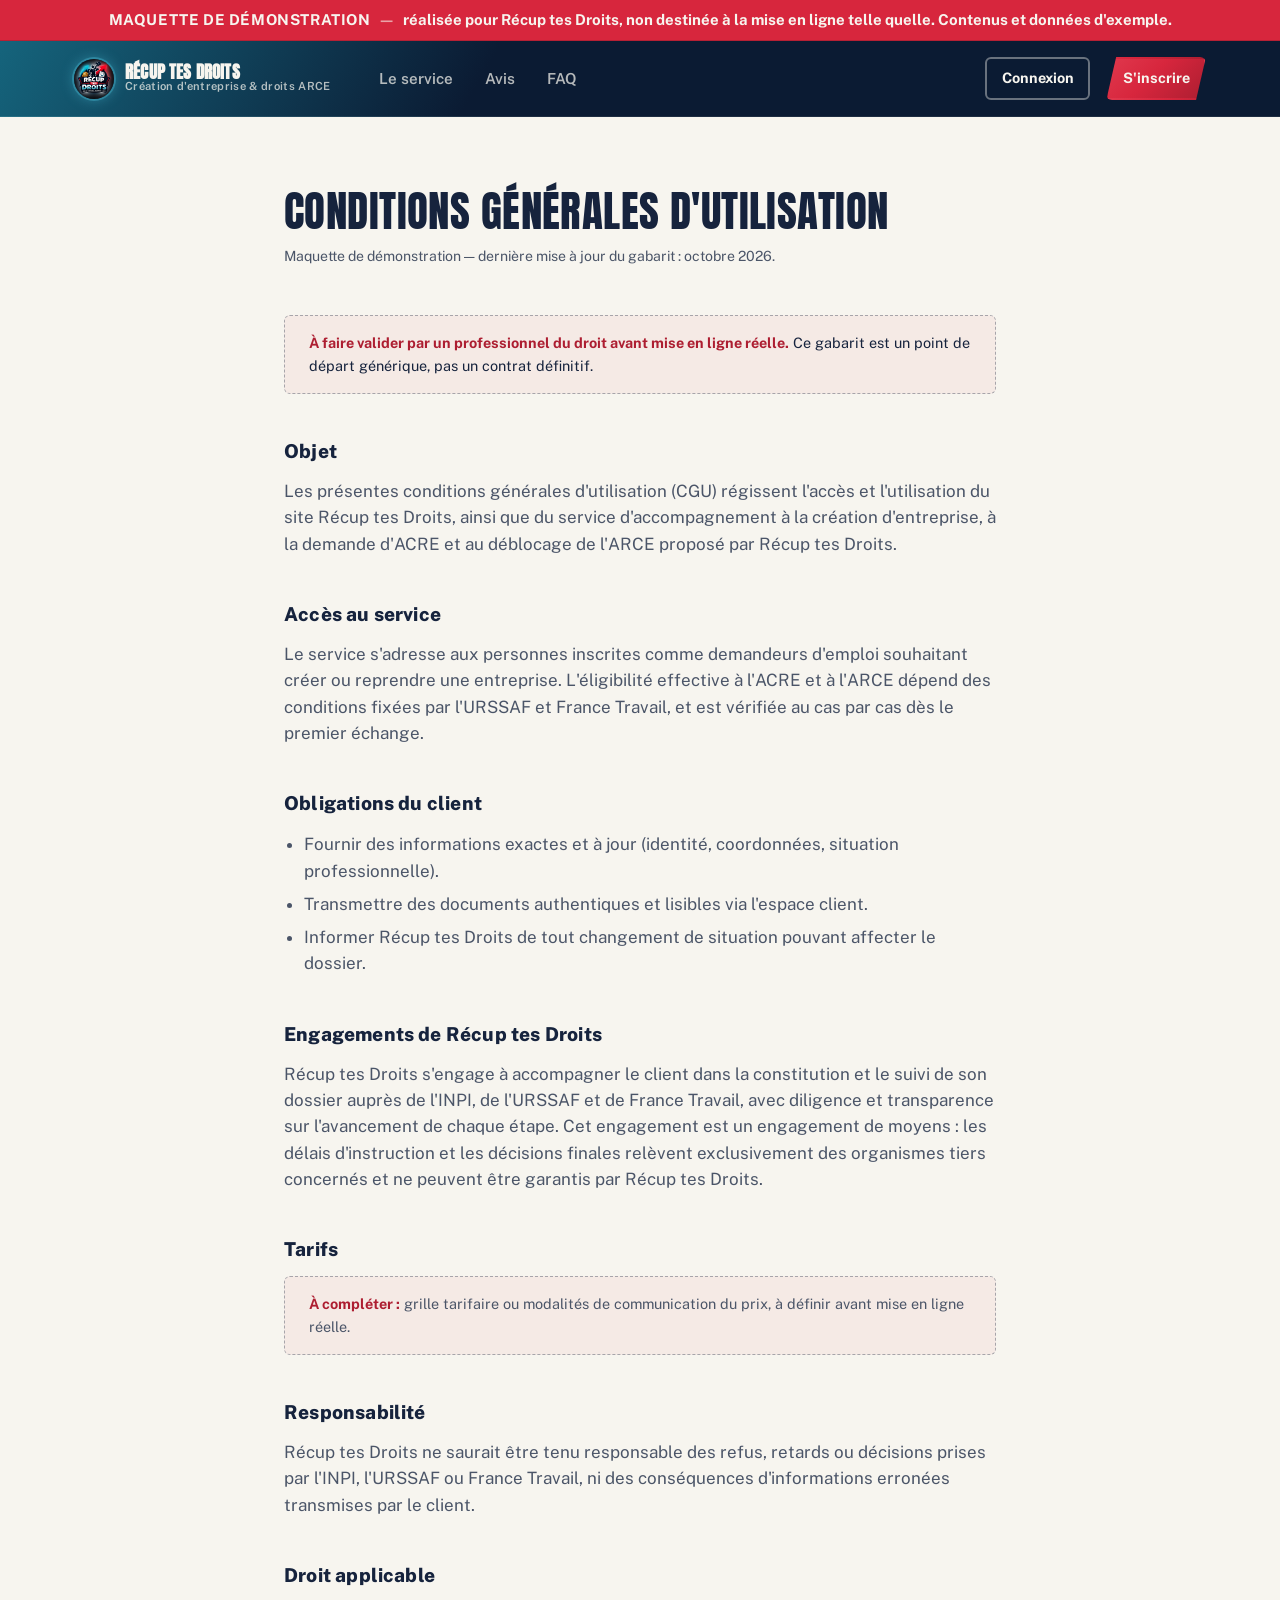
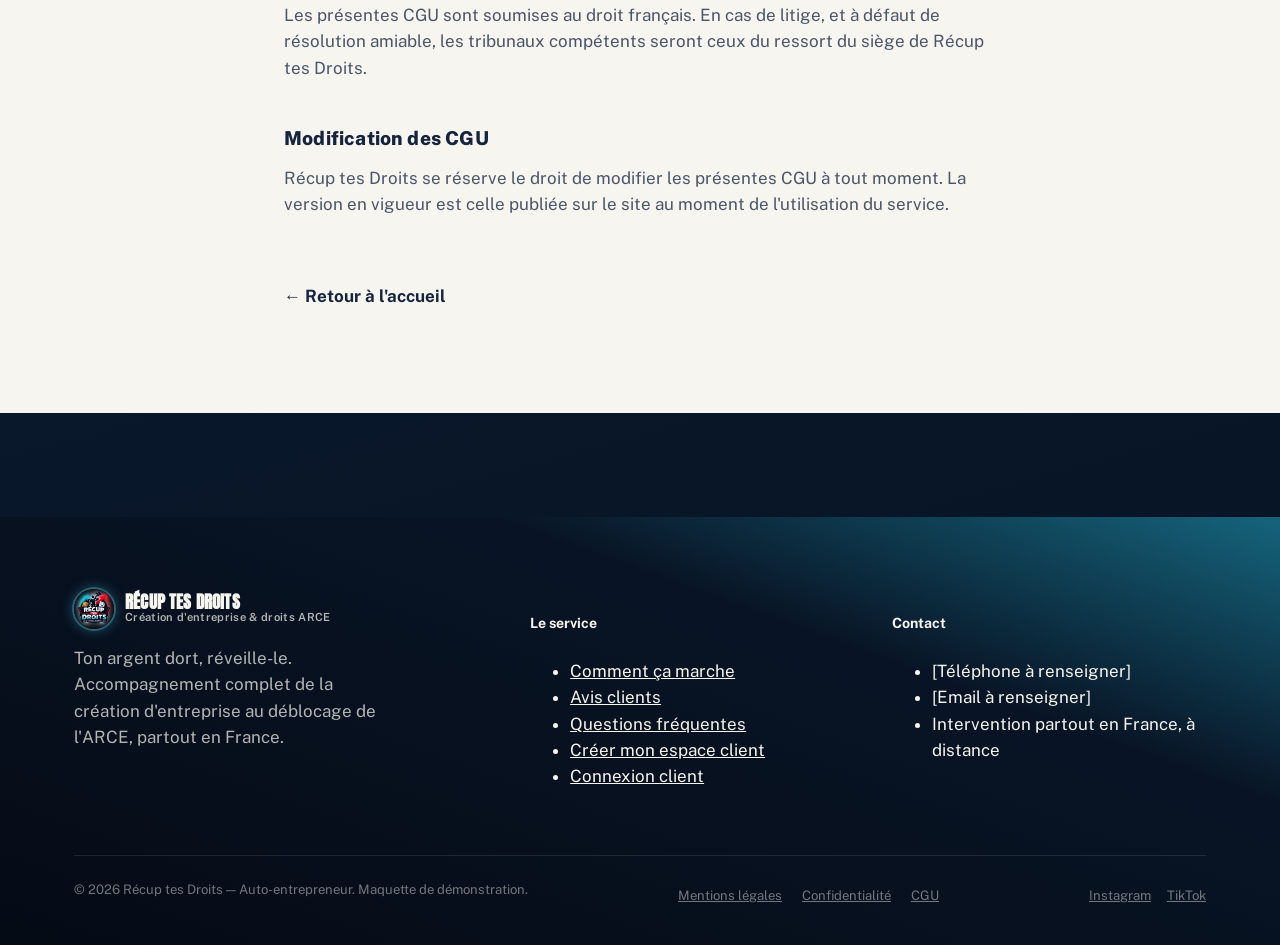
<file: cgu.html>
<!DOCTYPE html>
<html lang="fr">
<head>
<meta charset="utf-8">
<meta name="viewport" content="width=device-width, initial-scale=1">
<title>Conditions générales d'utilisation — Récup tes Droits</title>
<meta name="description" content="Conditions générales d'utilisation du site et du service Récup tes Droits.">
<meta name="robots" content="noindex, nofollow">
<link rel="icon" href="data:image/svg+xml,%3Csvg xmlns='http://www.w3.org/2000/svg' viewBox='0 0 100 100'%3E%3Ccircle cx='50' cy='50' r='33' fill='%23D7263D'/%3E%3Ccircle cx='50' cy='50' r='27' fill='%230B1B33'/%3E%3Cpath d='M 34,52 L 45,63 L 69,35' fill='none' stroke='%23F7F5EF' stroke-width='8' stroke-linecap='round' stroke-linejoin='round'/%3E%3C/svg%3E">
<link rel="preconnect" href="https://fonts.googleapis.com">
<link rel="preconnect" href="https://fonts.gstatic.com" crossorigin>
<link href="https://fonts.googleapis.com/css2?family=Anton&family=Public+Sans:wght@400;500;600;700;800&family=JetBrains+Mono:wght@400;500;700&display=swap" rel="stylesheet">
<link rel="stylesheet" href="assets/css/style.css">
</head>
<body data-page="legal">
<script src="assets/js/chrome.js"></script>

<main id="contenu">
  <div class="legal-wrap">
    <div class="wrap legal">
      <h1>Conditions générales d'utilisation</h1>
      <p class="legal__updated">Maquette de démonstration — dernière mise à jour du gabarit : octobre 2026.</p>

      <div class="todo"><strong>À faire valider par un professionnel du droit avant mise en ligne réelle.</strong> Ce gabarit est un point de départ générique, pas un contrat définitif.</div>

      <h2>Objet</h2>
      <p>Les présentes conditions générales d'utilisation (CGU) régissent l'accès et l'utilisation du site Récup tes Droits, ainsi que du service d'accompagnement à la création d'entreprise, à la demande d'ACRE et au déblocage de l'ARCE proposé par Récup tes Droits.</p>

      <h2>Accès au service</h2>
      <p>Le service s'adresse aux personnes inscrites comme demandeurs d'emploi souhaitant créer ou reprendre une entreprise. L'éligibilité effective à l'ACRE et à l'ARCE dépend des conditions fixées par l'URSSAF et France Travail, et est vérifiée au cas par cas dès le premier échange.</p>

      <h2>Obligations du client</h2>
      <ul>
        <li>Fournir des informations exactes et à jour (identité, coordonnées, situation professionnelle).</li>
        <li>Transmettre des documents authentiques et lisibles via l'espace client.</li>
        <li>Informer Récup tes Droits de tout changement de situation pouvant affecter le dossier.</li>
      </ul>

      <h2>Engagements de Récup tes Droits</h2>
      <p>Récup tes Droits s'engage à accompagner le client dans la constitution et le suivi de son dossier auprès de l'INPI, de l'URSSAF et de France Travail, avec diligence et transparence sur l'avancement de chaque étape. Cet engagement est un engagement de moyens : les délais d'instruction et les décisions finales relèvent exclusivement des organismes tiers concernés et ne peuvent être garantis par Récup tes Droits.</p>

      <h2>Tarifs</h2>
      <p class="todo"><strong>À compléter :</strong> grille tarifaire ou modalités de communication du prix, à définir avant mise en ligne réelle.</p>

      <h2>Responsabilité</h2>
      <p>Récup tes Droits ne saurait être tenu responsable des refus, retards ou décisions prises par l'INPI, l'URSSAF ou France Travail, ni des conséquences d'informations erronées transmises par le client.</p>

      <h2>Droit applicable</h2>
      <p>Les présentes CGU sont soumises au droit français. En cas de litige, et à défaut de résolution amiable, les tribunaux compétents seront ceux du ressort du siège de Récup tes Droits.</p>

      <h2>Modification des CGU</h2>
      <p>Récup tes Droits se réserve le droit de modifier les présentes CGU à tout moment. La version en vigueur est celle publiée sur le site au moment de l'utilisation du service.</p>

      <a class="back-link" href="index.html">&larr; Retour à l'accueil</a>
    </div>
  </div>
</main>
</body>
</html>
</file>
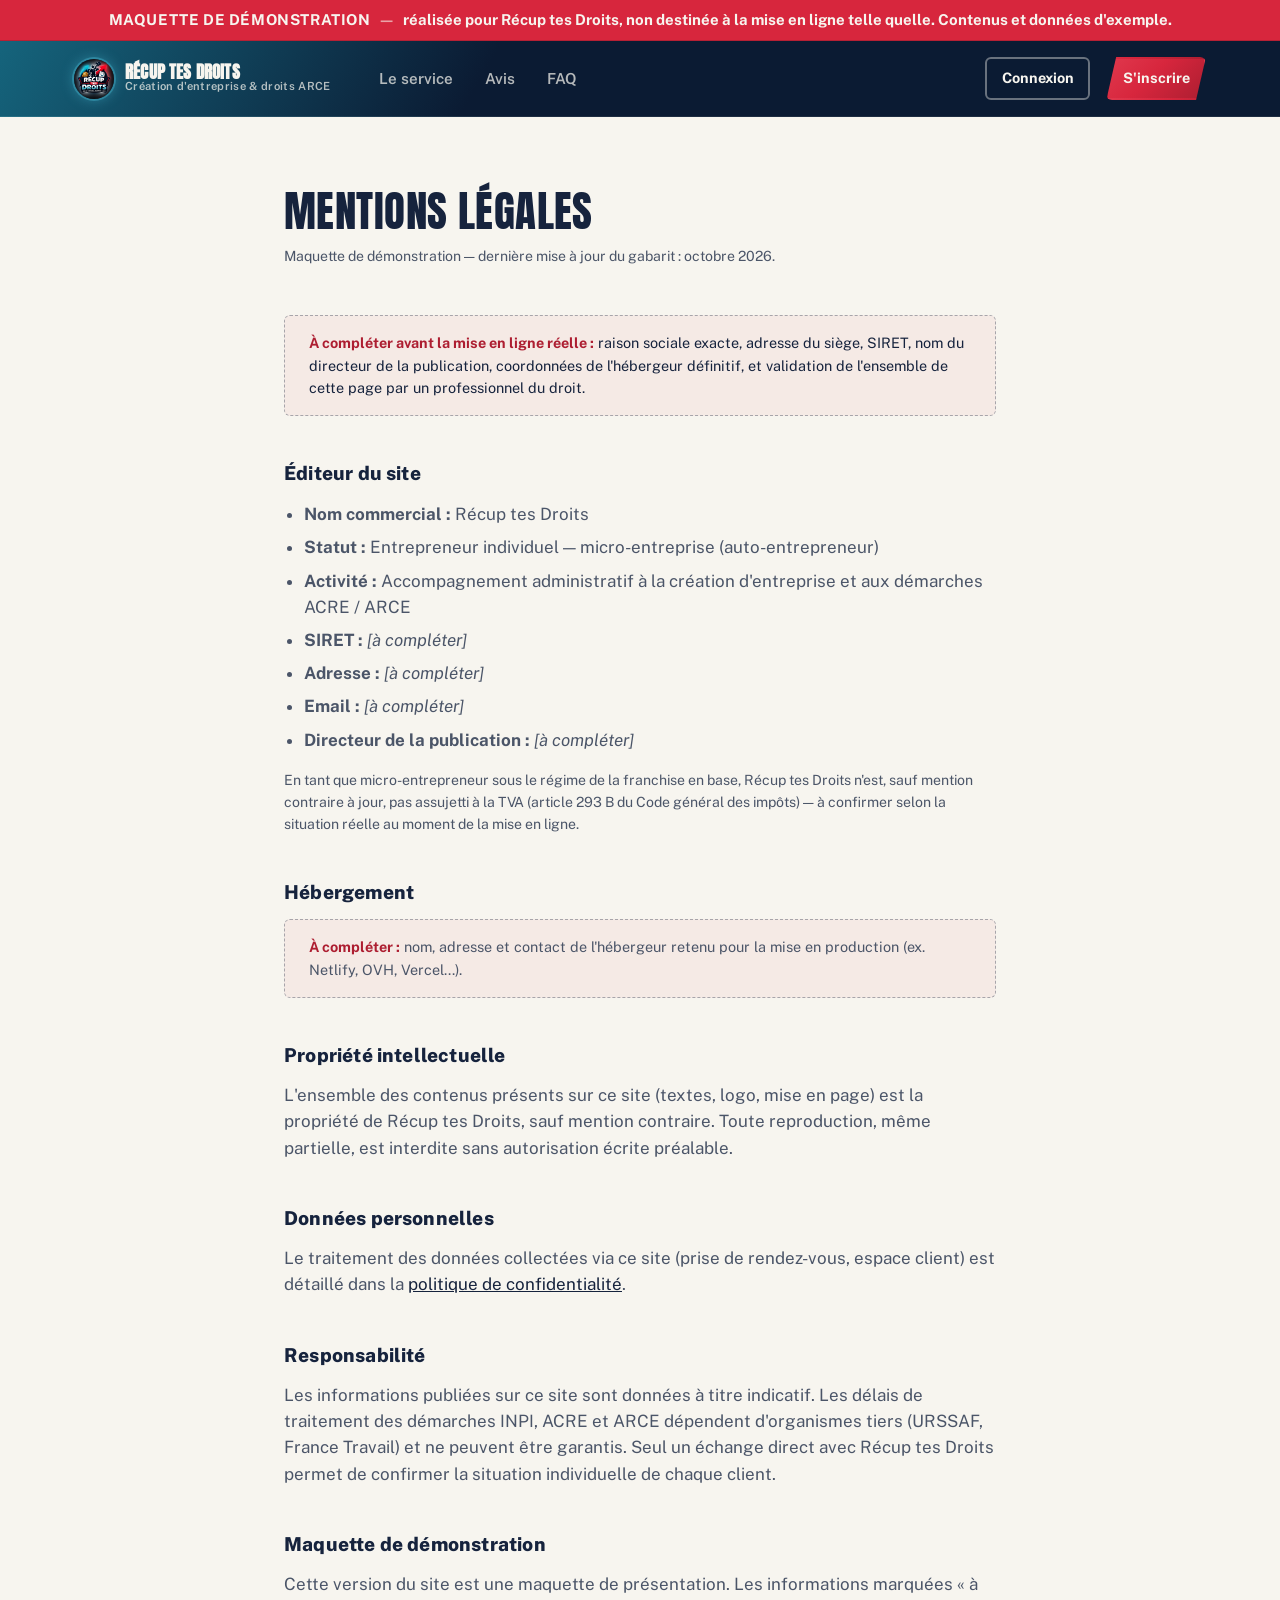
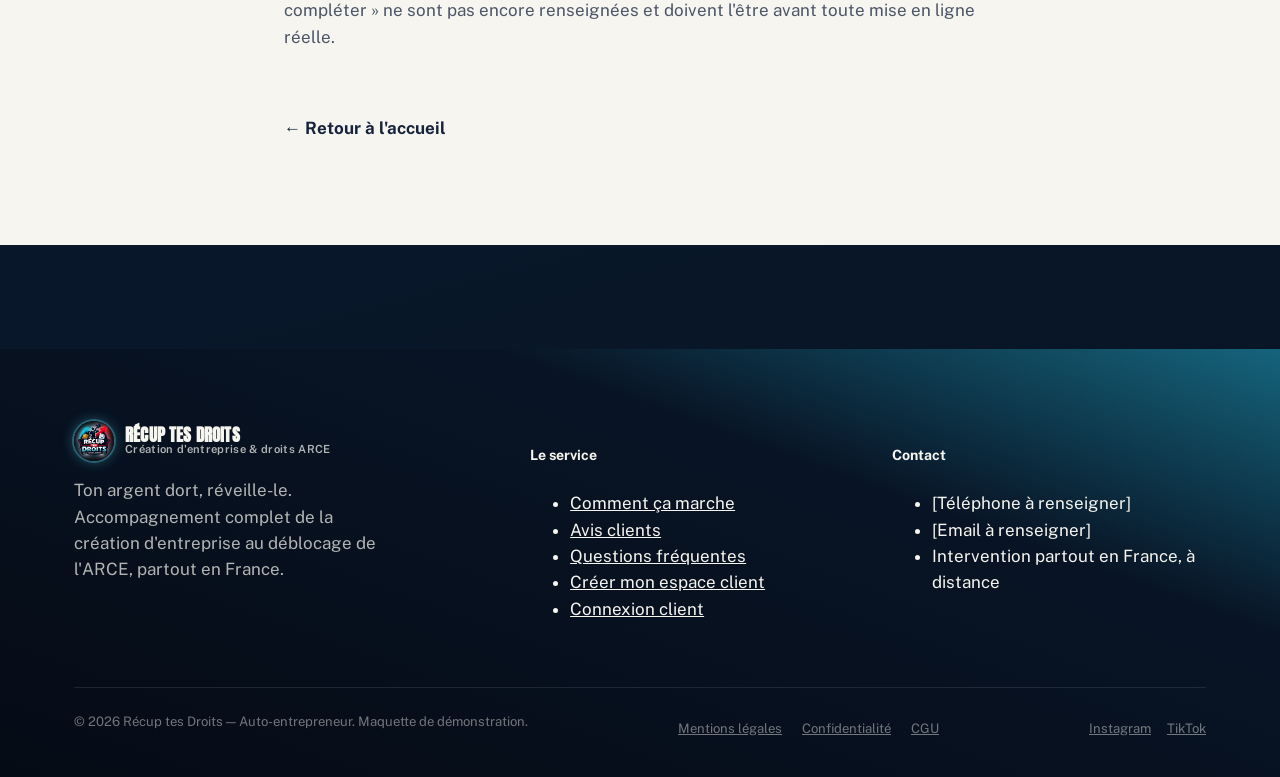
<file: mentions-legales.html>
<!DOCTYPE html>
<html lang="fr">
<head>
<meta charset="utf-8">
<meta name="viewport" content="width=device-width, initial-scale=1">
<title>Mentions légales — Récup tes Droits</title>
<meta name="description" content="Mentions légales du site Récup tes Droits.">
<meta name="robots" content="noindex, nofollow">
<link rel="icon" href="data:image/svg+xml,%3Csvg xmlns='http://www.w3.org/2000/svg' viewBox='0 0 100 100'%3E%3Ccircle cx='50' cy='50' r='33' fill='%23D7263D'/%3E%3Ccircle cx='50' cy='50' r='27' fill='%230B1B33'/%3E%3Cpath d='M 34,52 L 45,63 L 69,35' fill='none' stroke='%23F7F5EF' stroke-width='8' stroke-linecap='round' stroke-linejoin='round'/%3E%3C/svg%3E">
<link rel="preconnect" href="https://fonts.googleapis.com">
<link rel="preconnect" href="https://fonts.gstatic.com" crossorigin>
<link href="https://fonts.googleapis.com/css2?family=Anton&family=Public+Sans:wght@400;500;600;700;800&family=JetBrains+Mono:wght@400;500;700&display=swap" rel="stylesheet">
<link rel="stylesheet" href="assets/css/style.css">
</head>
<body data-page="legal">
<script src="assets/js/chrome.js"></script>

<main id="contenu">
  <div class="legal-wrap">
    <div class="wrap legal">
      <h1>Mentions légales</h1>
      <p class="legal__updated">Maquette de démonstration — dernière mise à jour du gabarit : octobre 2026.</p>

      <div class="todo">
        <strong>À compléter avant la mise en ligne réelle :</strong> raison sociale exacte, adresse du siège, SIRET, nom du directeur de la publication, coordonnées de l'hébergeur définitif, et validation de l'ensemble de cette page par un professionnel du droit.
      </div>

      <h2>Éditeur du site</h2>
      <ul>
        <li><strong>Nom commercial :</strong> Récup tes Droits</li>
        <li><strong>Statut :</strong> Entrepreneur individuel — micro-entreprise (auto-entrepreneur)</li>
        <li><strong>Activité :</strong> Accompagnement administratif à la création d'entreprise et aux démarches ACRE / ARCE</li>
        <li><strong>SIRET :</strong> <span class="placeholder-field">[à compléter]</span></li>
        <li><strong>Adresse :</strong> <span class="placeholder-field">[à compléter]</span></li>
        <li><strong>Email :</strong> <span class="placeholder-field">[à compléter]</span></li>
        <li><strong>Directeur de la publication :</strong> <span class="placeholder-field">[à compléter]</span></li>
      </ul>
      <p style="font-size:0.88rem;">En tant que micro-entrepreneur sous le régime de la franchise en base, Récup tes Droits n'est, sauf mention contraire à jour, pas assujetti à la TVA (article 293 B du Code général des impôts) — à confirmer selon la situation réelle au moment de la mise en ligne.</p>

      <h2>Hébergement</h2>
      <p class="todo"><strong>À compléter :</strong> nom, adresse et contact de l'hébergeur retenu pour la mise en production (ex. Netlify, OVH, Vercel...).</p>

      <h2>Propriété intellectuelle</h2>
      <p>L'ensemble des contenus présents sur ce site (textes, logo, mise en page) est la propriété de Récup tes Droits, sauf mention contraire. Toute reproduction, même partielle, est interdite sans autorisation écrite préalable.</p>

      <h2>Données personnelles</h2>
      <p>Le traitement des données collectées via ce site (prise de rendez-vous, espace client) est détaillé dans la <a href="politique-de-confidentialite.html">politique de confidentialité</a>.</p>

      <h2>Responsabilité</h2>
      <p>Les informations publiées sur ce site sont données à titre indicatif. Les délais de traitement des démarches INPI, ACRE et ARCE dépendent d'organismes tiers (URSSAF, France Travail) et ne peuvent être garantis. Seul un échange direct avec Récup tes Droits permet de confirmer la situation individuelle de chaque client.</p>

      <h2>Maquette de démonstration</h2>
      <p>Cette version du site est une maquette de présentation. Les informations marquées « à compléter » ne sont pas encore renseignées et doivent l'être avant toute mise en ligne réelle.</p>

      <a class="back-link" href="index.html">&larr; Retour à l'accueil</a>
    </div>
  </div>
</main>
</body>
</html>
</file>
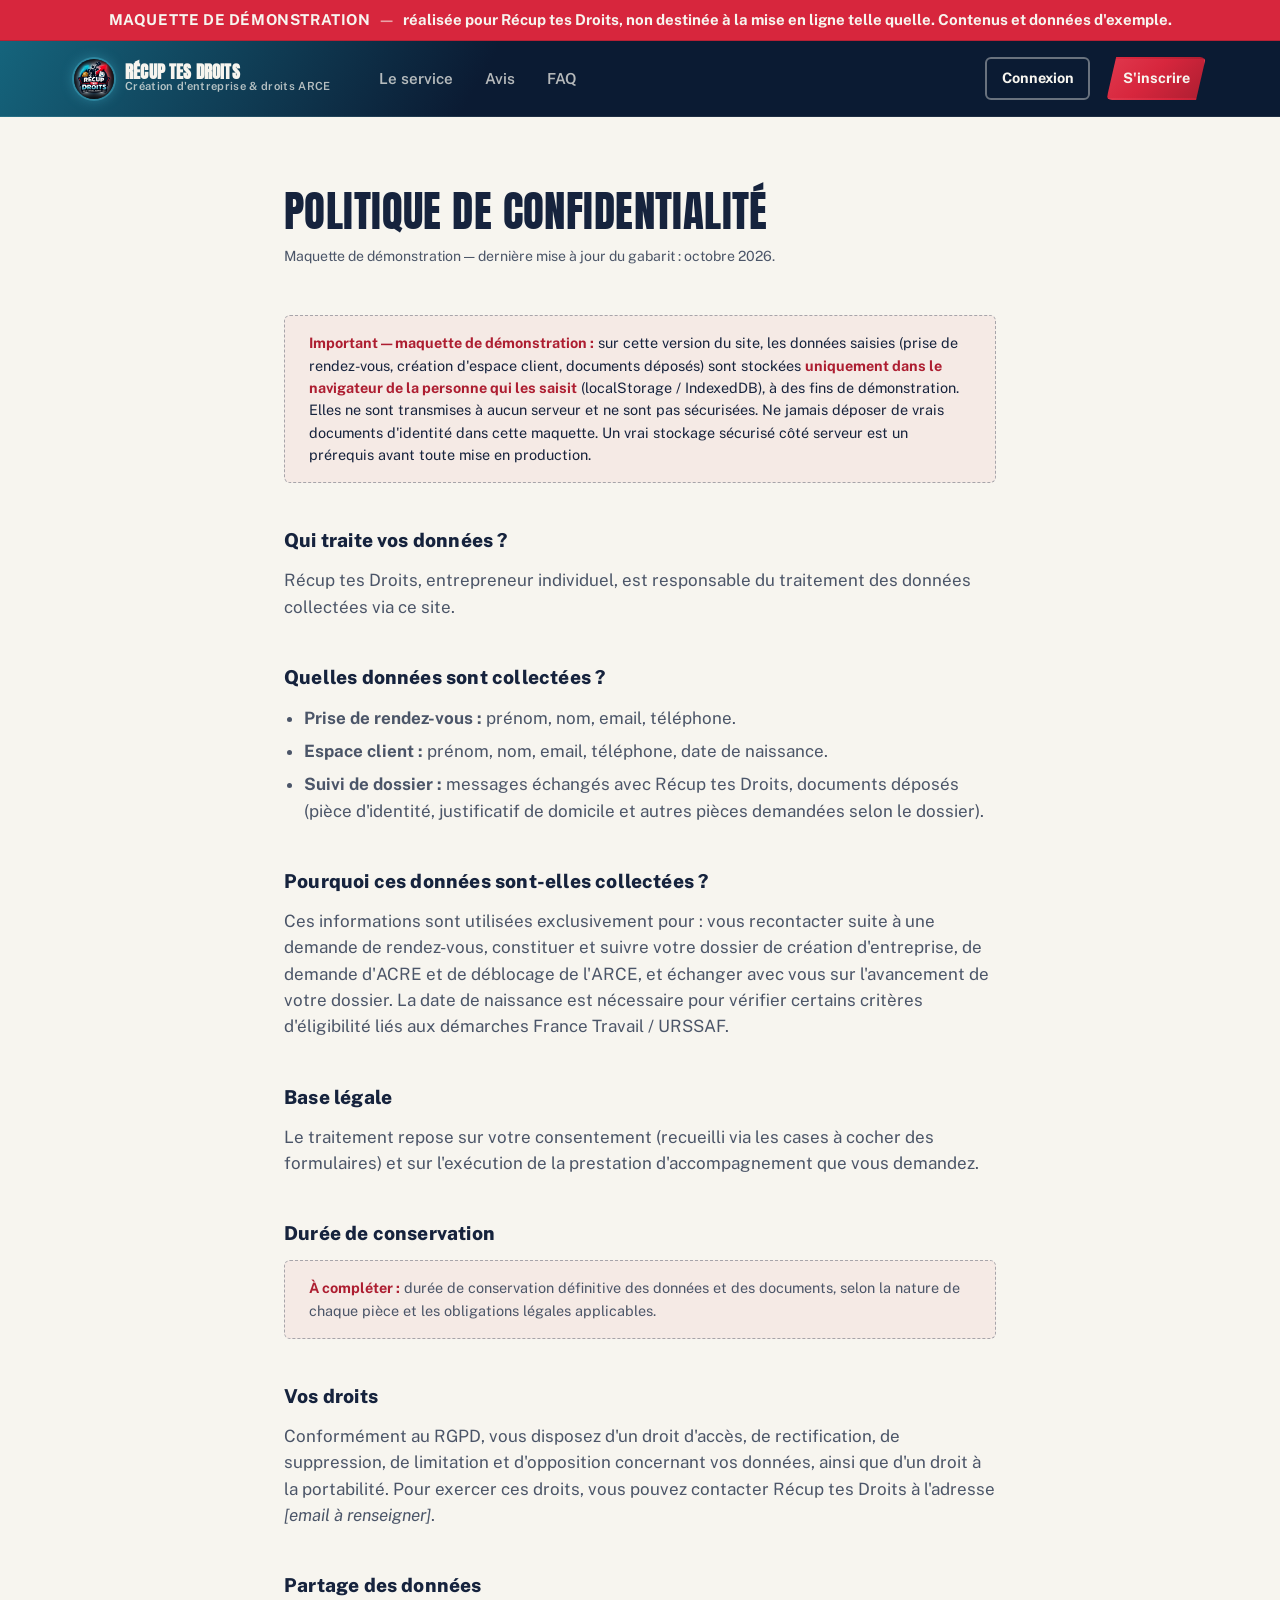
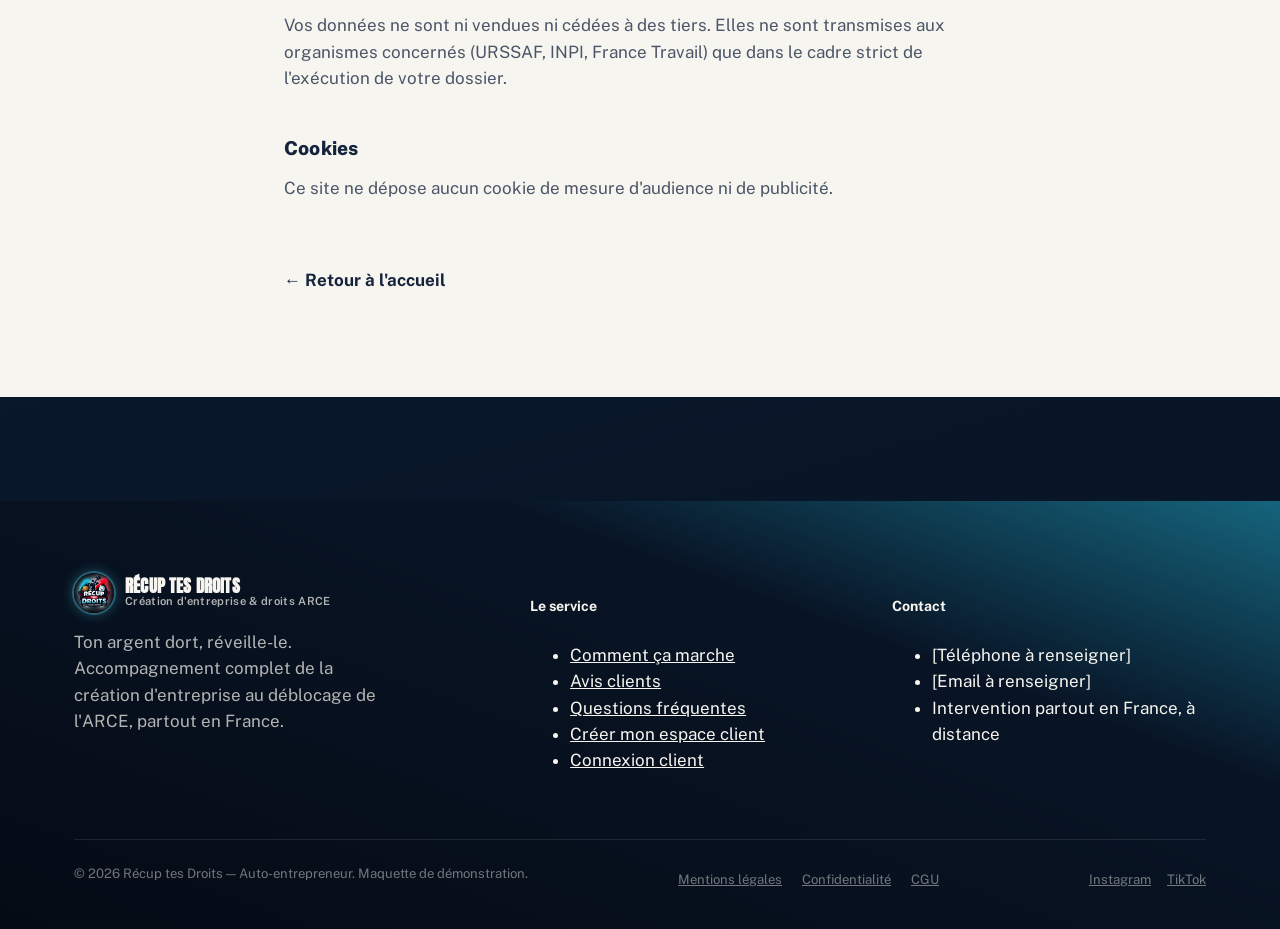
<file: politique-de-confidentialite.html>
<!DOCTYPE html>
<html lang="fr">
<head>
<meta charset="utf-8">
<meta name="viewport" content="width=device-width, initial-scale=1">
<title>Politique de confidentialité — Récup tes Droits</title>
<meta name="description" content="Politique de confidentialité et protection des données personnelles — Récup tes Droits.">
<meta name="robots" content="noindex, nofollow">
<link rel="icon" href="data:image/svg+xml,%3Csvg xmlns='http://www.w3.org/2000/svg' viewBox='0 0 100 100'%3E%3Ccircle cx='50' cy='50' r='33' fill='%23D7263D'/%3E%3Ccircle cx='50' cy='50' r='27' fill='%230B1B33'/%3E%3Cpath d='M 34,52 L 45,63 L 69,35' fill='none' stroke='%23F7F5EF' stroke-width='8' stroke-linecap='round' stroke-linejoin='round'/%3E%3C/svg%3E">
<link rel="preconnect" href="https://fonts.googleapis.com">
<link rel="preconnect" href="https://fonts.gstatic.com" crossorigin>
<link href="https://fonts.googleapis.com/css2?family=Anton&family=Public+Sans:wght@400;500;600;700;800&family=JetBrains+Mono:wght@400;500;700&display=swap" rel="stylesheet">
<link rel="stylesheet" href="assets/css/style.css">
</head>
<body data-page="legal">
<script src="assets/js/chrome.js"></script>

<main id="contenu">
  <div class="legal-wrap">
    <div class="wrap legal">
      <h1>Politique de confidentialité</h1>
      <p class="legal__updated">Maquette de démonstration — dernière mise à jour du gabarit : octobre 2026.</p>

      <div class="todo">
        <strong>Important — maquette de démonstration :</strong> sur cette version du site, les données saisies (prise de rendez-vous, création d'espace client, documents déposés) sont stockées <strong>uniquement dans le navigateur de la personne qui les saisit</strong> (localStorage / IndexedDB), à des fins de démonstration. Elles ne sont transmises à aucun serveur et ne sont pas sécurisées. Ne jamais déposer de vrais documents d'identité dans cette maquette. Un vrai stockage sécurisé côté serveur est un prérequis avant toute mise en production.
      </div>

      <h2>Qui traite vos données ?</h2>
      <p>Récup tes Droits, entrepreneur individuel, est responsable du traitement des données collectées via ce site.</p>

      <h2>Quelles données sont collectées ?</h2>
      <ul>
        <li><strong>Prise de rendez-vous :</strong> prénom, nom, email, téléphone.</li>
        <li><strong>Espace client :</strong> prénom, nom, email, téléphone, date de naissance.</li>
        <li><strong>Suivi de dossier :</strong> messages échangés avec Récup tes Droits, documents déposés (pièce d'identité, justificatif de domicile et autres pièces demandées selon le dossier).</li>
      </ul>

      <h2>Pourquoi ces données sont-elles collectées ?</h2>
      <p>Ces informations sont utilisées exclusivement pour : vous recontacter suite à une demande de rendez-vous, constituer et suivre votre dossier de création d'entreprise, de demande d'ACRE et de déblocage de l'ARCE, et échanger avec vous sur l'avancement de votre dossier. La date de naissance est nécessaire pour vérifier certains critères d'éligibilité liés aux démarches France Travail / URSSAF.</p>

      <h2>Base légale</h2>
      <p>Le traitement repose sur votre consentement (recueilli via les cases à cocher des formulaires) et sur l'exécution de la prestation d'accompagnement que vous demandez.</p>

      <h2>Durée de conservation</h2>
      <p class="todo"><strong>À compléter :</strong> durée de conservation définitive des données et des documents, selon la nature de chaque pièce et les obligations légales applicables.</p>

      <h2>Vos droits</h2>
      <p>Conformément au RGPD, vous disposez d'un droit d'accès, de rectification, de suppression, de limitation et d'opposition concernant vos données, ainsi que d'un droit à la portabilité. Pour exercer ces droits, vous pouvez contacter Récup tes Droits à l'adresse <span class="placeholder-field">[email à renseigner]</span>.</p>

      <h2>Partage des données</h2>
      <p>Vos données ne sont ni vendues ni cédées à des tiers. Elles ne sont transmises aux organismes concernés (URSSAF, INPI, France Travail) que dans le cadre strict de l'exécution de votre dossier.</p>

      <h2>Cookies</h2>
      <p>Ce site ne dépose aucun cookie de mesure d'audience ni de publicité.</p>

      <a class="back-link" href="index.html">&larr; Retour à l'accueil</a>
    </div>
  </div>
</main>
</body>
</html>
</file>
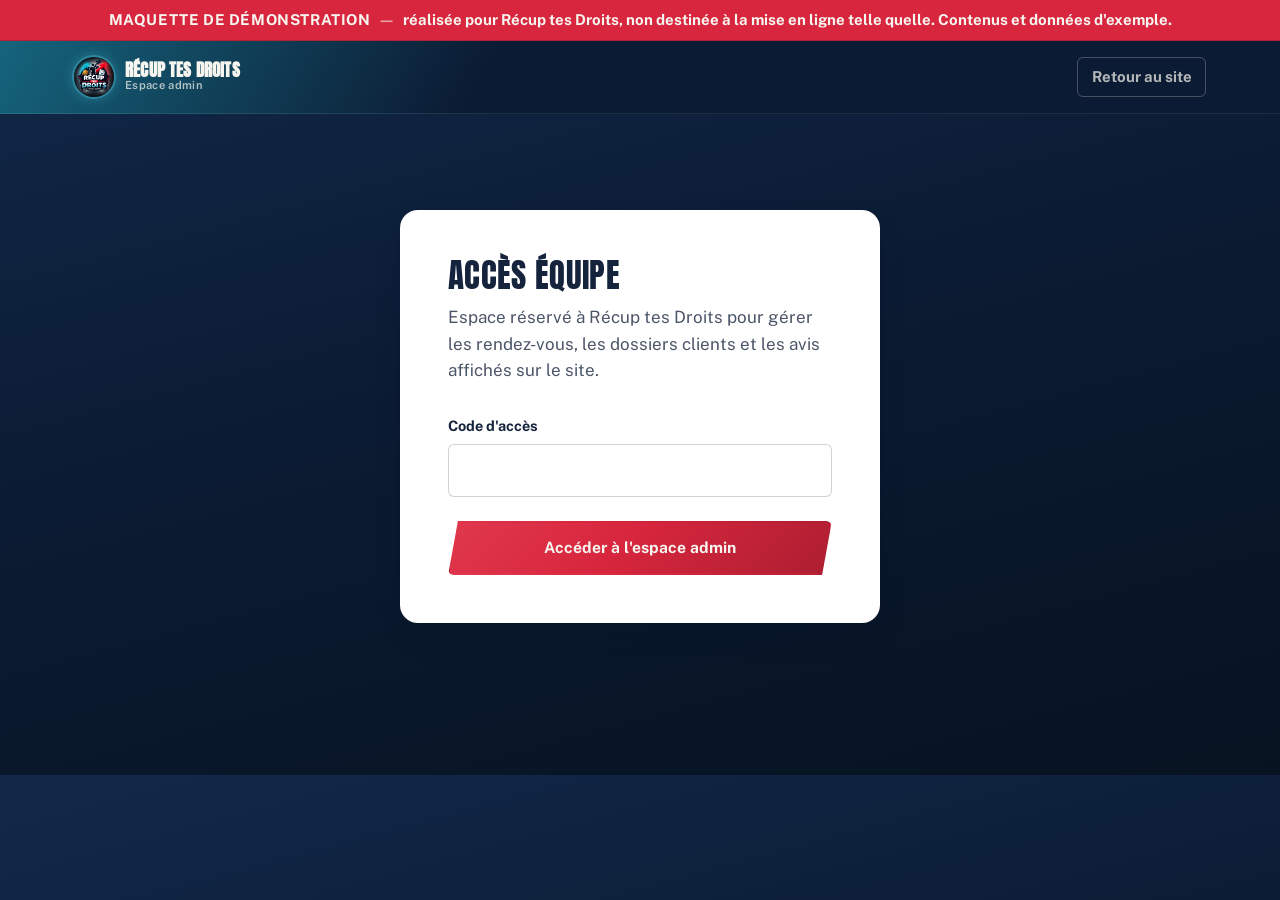
<file: espace-admin/connexion.html>
<!DOCTYPE html>
<html lang="fr">
<head>
<meta charset="utf-8">
<meta name="viewport" content="width=device-width, initial-scale=1">
<title>Accès équipe — Récup tes Droits</title>
<meta name="description" content="Accès réservé à l'équipe Récup tes Droits.">
<meta name="robots" content="noindex, nofollow">
<link rel="icon" href="data:image/svg+xml,%3Csvg xmlns='http://www.w3.org/2000/svg' viewBox='0 0 100 100'%3E%3Ccircle cx='50' cy='50' r='33' fill='%23D7263D'/%3E%3Ccircle cx='50' cy='50' r='27' fill='%230B1B33'/%3E%3Cpath d='M 34,52 L 45,63 L 69,35' fill='none' stroke='%23F7F5EF' stroke-width='8' stroke-linecap='round' stroke-linejoin='round'/%3E%3C/svg%3E">
<link rel="preconnect" href="https://fonts.googleapis.com">
<link rel="preconnect" href="https://fonts.gstatic.com" crossorigin>
<link href="https://fonts.googleapis.com/css2?family=Anton&family=Public+Sans:wght@400;500;600;700;800&family=JetBrains+Mono:wght@400;500;700&display=swap" rel="stylesheet">
<link rel="stylesheet" href="../assets/css/style.css">
<link rel="stylesheet" href="../assets/css/client.css">
<link rel="stylesheet" href="../assets/css/admin.css">
</head>
<body data-page="admin-auth" data-base="../">
<script src="../assets/js/admin-auth.js"></script>
<script src="../assets/js/chrome.js"></script>

<main id="contenu">
  <div class="app-shell">
    <div class="wrap">
      <div class="auth-card">
        <h1>Accès équipe</h1>
        <p class="auth-card__lede">Espace réservé à Récup tes Droits pour gérer les rendez-vous, les dossiers clients et les avis affichés sur le site.</p>

        <div id="rtd-admin-login-status" class="form-status" role="status"></div>

        <form id="rtd-admin-login-form" novalidate>
          <div class="field">
            <label for="admin-code">Code d'accès</label>
            <input type="password" id="admin-code" name="code" autocomplete="off" required>
          </div>
          <button type="submit" class="btn btn--stamp btn--block">Accéder à l'espace admin</button>
        </form>
      </div>
    </div>
  </div>
</main>
</body>
</html>
</file>
<file: assets/css/style.css>
/* ==========================================================================
   RÉCUP TES DROITS — style.css
   Direction : "L'avis officiel" (voir .impeccable/surfaces/index-html.md)
   Fond bleu nuit, avis "papier" épinglés dessus, accent rouge tampon.
   Zéro build : ce fichier est chargé tel quel sur toutes les pages.
   ========================================================================== */

/* --------------------------------------------------------------------------
   1. TOKENS
   -------------------------------------------------------------------------- */
:root {
  /* Couleurs de marque — alignées sur le logo (bleu cyan + rouge + fond marine) */
  --navy:        #0B1B33;
  --navy-deep:   #081425;
  --navy-raised: #122849;
  --blue:        #4FC3DC;
  --blue-deep:   #15647C;
  --red:         #D7263D;
  --red-dark:    #AD1E31;
  --paper:       #F7F5EF;
  --paper-dim:   #ECE7D9;

  /* Texte */
  --ink:          #16233D;
  --ink-soft:     #4B5568;
  --on-navy:      #F7F5EF;
  --on-navy-soft: rgba(247, 245, 239, 0.72);
  --on-navy-faint:rgba(247, 245, 239, 0.45);

  /* États de dossier (attente / en cours / terminé) */
  --status-attente-bg: #3A2E14;
  --status-attente-fg: #E3B356;
  --status-encours-bg: #15294E;
  --status-encours-fg: #7FB2FF;
  --status-termine-bg: #113022;
  --status-termine-fg: #5FCB92;

  /* Statut document */
  --doc-attente-fg: #E3B356;
  --doc-valide-fg:  #5FCB92;
  --doc-refaire-fg: #F08A7A;

  /* Typographie */
  --font-display: "Anton", "Arial Narrow", sans-serif;
  --font-body: "Public Sans", "Helvetica Neue", Arial, sans-serif;
  --font-mono: "JetBrains Mono", ui-monospace, "SF Mono", Menlo, monospace;

  --fs-sm:   0.9375rem;
  --fs-body: 1.0625rem;
  --fs-lg:   1.25rem;
  --fs-h4:   1.375rem;
  --fs-h3:   clamp(1.5rem, 1.3rem + 1vw, 2.0625rem);
  --fs-h2:   clamp(1.875rem, 1.5rem + 1.8vw, 2.75rem);
  --fs-h1:   clamp(2.5rem, 1.9rem + 3vw, 4.25rem);

  /* Rythme */
  --space-1: 0.5rem;
  --space-2: 0.75rem;
  --space-3: 1rem;
  --space-4: 1.5rem;
  --space-5: 2rem;
  --space-6: 3rem;
  --space-7: 4.5rem;
  --space-8: 6.5rem;

  --radius-sm: 6px;
  --radius-md: 10px;
  --radius-lg: 18px;

  --container: 1180px;
  --shadow-paper: 0 1px 2px rgba(8, 20, 37, 0.06), 0 12px 28px rgba(8, 20, 37, 0.10);
  --shadow-navy: 0 20px 48px rgba(3, 9, 20, 0.45);

  /* Dégradés — voir GUIDE-COULEURS.md pour les retoucher sans coder */
  --navy-gradient: linear-gradient(165deg, #12294A 0%, #0B1B33 45%, #071321 100%);
  --header-gradient: linear-gradient(120deg, var(--blue-deep) 0%, var(--navy) 38%, var(--navy) 100%);
  --footer-gradient: linear-gradient(200deg, var(--blue-deep) 0%, var(--navy-deep) 32%, #050B15 100%);
  --red-gradient: linear-gradient(135deg, #E0384D 0%, var(--red) 45%, var(--red-dark) 100%);
  --navy-btn-gradient: linear-gradient(135deg, var(--navy-raised) 0%, var(--navy) 100%);
  --blue-gradient: linear-gradient(135deg, var(--blue) 0%, var(--blue-deep) 100%);
}

/* --------------------------------------------------------------------------
   2. RESET & BASE
   -------------------------------------------------------------------------- */
*, *::before, *::after { box-sizing: border-box; }
html { -webkit-text-size-adjust: 100%; scroll-behavior: smooth; }

@media (prefers-reduced-motion: reduce) {
  html { scroll-behavior: auto; }
  *, *::before, *::after {
    animation-duration: 0.001ms !important;
    animation-iteration-count: 1 !important;
    transition-duration: 0.001ms !important;
  }
}

body {
  margin: 0;
  background: var(--navy-gradient);
  color: var(--on-navy);
  font-family: var(--font-body);
  font-size: var(--fs-body);
  line-height: 1.55;
  -webkit-font-smoothing: antialiased;
}

h1, h2, h3, h4 { margin: 0; font-family: var(--font-display); font-weight: 400; text-transform: uppercase; letter-spacing: 0.01em; line-height: 1.04; }
h1 { font-size: var(--fs-h1); }
h2 { font-size: var(--fs-h2); }
h3 { font-size: var(--fs-h3); }
h4 { font-size: var(--fs-h4); }

p { margin: 0 0 1em; }
p:last-child { margin-bottom: 0; }

a { color: inherit; }
img, svg { display: block; max-width: 100%; }
button, input, textarea, select { font: inherit; color: inherit; }

::selection { background: var(--red); color: var(--on-navy); }

a:focus-visible, button:focus-visible, input:focus-visible, textarea:focus-visible,
select:focus-visible, [tabindex]:focus-visible {
  outline: 3px solid var(--red);
  outline-offset: 2px;
  border-radius: 4px;
}

.skip-link {
  position: absolute;
  left: var(--space-3);
  top: -60px;
  z-index: 2000;
  background: var(--paper);
  color: var(--ink);
  padding: var(--space-2) var(--space-3);
  border-radius: var(--radius-sm);
  font-weight: 700;
  transition: top 0.15s ease;
}
.skip-link:focus { top: var(--space-3); }

.wrap {
  max-width: var(--container);
  margin: 0 auto;
  padding: 0 var(--space-4);
}

.num { font-family: var(--font-mono); font-variant-numeric: tabular-nums; letter-spacing: 0.01em; }

/* --------------------------------------------------------------------------
   3. BANNIÈRE MAQUETTE + HEADER (injectés par chrome.js dans un seul
   conteneur sticky — plus robuste que deux éléments sticky synchronisés)
   -------------------------------------------------------------------------- */
.rtd-chrome-top {
  position: sticky;
  top: 0;
  z-index: 1000;
}
.rtd-mockup-banner {
  background: var(--red);
  color: var(--on-navy);
  font-size: var(--fs-sm);
  font-weight: 700;
  text-align: center;
  padding: 0.55em var(--space-4);
  border-bottom: 1px solid rgba(0, 0, 0, 0.15);
}
.rtd-mockup-banner strong { text-transform: uppercase; letter-spacing: 0.04em; }
.rtd-mockup-banner .rtd-banner-sep { opacity: 0.6; margin: 0 0.5em; }

/* --------------------------------------------------------------------------
   4. HEADER
   -------------------------------------------------------------------------- */
.site-header {
  background: var(--header-gradient);
  border-bottom: 1px solid rgba(247, 245, 239, 0.08);
}
.site-header__inner {
  display: flex;
  align-items: center;
  gap: var(--space-4);
  padding-top: var(--space-3);
  padding-bottom: var(--space-3);
}
.brand { display: flex; align-items: center; gap: 0.65em; text-decoration: none; flex-shrink: 0; }
.brand__mark { width: 40px; height: 40px; flex-shrink: 0; border-radius: 50%; object-fit: cover; box-shadow: 0 0 0 2px rgba(79, 195, 220, 0.35), 0 0 14px rgba(79, 195, 220, 0.45); }
.brand__text {
  display: flex;
  flex-direction: column;
  line-height: 1.05;
  font-family: var(--font-display);
  text-transform: uppercase;
  color: var(--on-navy);
}
.brand__text b { font-size: 1.05rem; letter-spacing: 0.01em; }
.brand__text small { font-family: var(--font-body); text-transform: none; font-weight: 600; font-size: 0.7rem; letter-spacing: 0.03em; color: var(--on-navy-soft); }

.site-nav { display: flex; align-items: center; gap: var(--space-5); margin-left: var(--space-4); }
.site-nav a {
  text-decoration: none;
  font-weight: 600;
  font-size: 0.95rem;
  color: var(--on-navy-soft);
}
.site-nav a:hover { color: var(--on-navy); }

.site-header__actions { margin-left: auto; display: flex; align-items: center; gap: var(--space-3); }

.nav-toggle {
  display: none;
  background: none;
  border: 1px solid rgba(247, 245, 239, 0.3);
  border-radius: var(--radius-sm);
  width: 42px;
  height: 38px;
  color: var(--on-navy);
}

/* Variante épurée pour les espaces connectés (client / admin) */
.site-header--app .site-nav { display: none; }
.site-header--app .site-header__actions { font-size: var(--fs-sm); }
.app-exit {
  text-decoration: none;
  font-weight: 700;
  color: var(--on-navy-soft);
  border: 1px solid rgba(247, 245, 239, 0.25);
  padding: 0.5em 0.9em;
  border-radius: var(--radius-sm);
}
.app-exit:hover { color: var(--on-navy); border-color: rgba(247, 245, 239, 0.5); }

/* --------------------------------------------------------------------------
   5. BOUTONS
   -------------------------------------------------------------------------- */
.btn {
  display: inline-flex;
  align-items: center;
  justify-content: center;
  gap: 0.5em;
  padding: 0.85em 1.5em;
  border-radius: var(--radius-sm);
  font-weight: 700;
  font-size: 0.98rem;
  text-decoration: none;
  border: 2px solid transparent;
  cursor: pointer;
  transition: transform 0.12s ease, background-color 0.12s ease, border-color 0.12s ease, color 0.12s ease;
}
.btn:active { transform: translateY(1px); }

.btn--stamp {
  background: var(--red-gradient);
  color: var(--on-navy);
  position: relative;
  clip-path: polygon(10px 0, 100% 0, calc(100% - 10px) 100%, 0 100%);
  padding-left: 1.75em;
  padding-right: 1.75em;
}
.btn--stamp:hover { background: var(--red-dark); }

.btn--ghost {
  background: transparent;
  border-color: rgba(247, 245, 239, 0.4);
  color: var(--on-navy);
}
.btn--ghost:hover { border-color: var(--on-navy); background: rgba(247, 245, 239, 0.06); }

.btn--on-paper {
  background: var(--navy-btn-gradient);
  color: var(--on-navy);
}
.btn--on-paper:hover { background: var(--navy-raised); }

.btn--blue {
  background: var(--blue-gradient);
  color: var(--navy-deep);
}
.btn--blue:hover { background: var(--blue-deep); color: var(--on-navy); }

.btn--block { width: 100%; }
.btn--sm { padding: 0.6em 1em; font-size: 0.9rem; }
.btn[disabled] { opacity: 0.5; cursor: not-allowed; }

/* --------------------------------------------------------------------------
   6. AVIS / NOTICE — le composant signature de la direction
   -------------------------------------------------------------------------- */
.notice {
  background: var(--paper);
  color: var(--ink);
  border-radius: var(--radius-md);
  box-shadow: var(--shadow-paper);
  padding: var(--space-5);
  position: relative;
}
.notice::before {
  /* languette façon épingle en haut du feuillet */
  content: "";
  position: absolute;
  top: -7px;
  left: var(--space-5);
  width: 34px;
  height: 14px;
  background: var(--red);
  border-radius: 3px;
}
.notice__kicker {
  display: inline-flex;
  align-items: center;
  gap: 0.4em;
  font-family: var(--font-display);
  text-transform: uppercase;
  font-size: 0.78rem;
  letter-spacing: 0.08em;
  color: var(--red-dark);
  margin-bottom: var(--space-2);
}
.notice h3 { color: var(--ink); margin-bottom: var(--space-2); }
.notice p { color: var(--ink-soft); }

/* --------------------------------------------------------------------------
   7. BADGES / PUCES DE STATUT
   -------------------------------------------------------------------------- */
.chip {
  display: inline-flex;
  align-items: center;
  gap: 0.4em;
  padding: 0.35em 0.75em;
  border-radius: 999px;
  font-size: 0.8rem;
  font-weight: 700;
  text-transform: uppercase;
  letter-spacing: 0.03em;
  white-space: nowrap;
}
.chip::before { content: ""; width: 7px; height: 7px; border-radius: 50%; background: currentColor; }

.chip--attente  { background: var(--status-attente-bg); color: var(--status-attente-fg); }
.chip--en_cours { background: var(--status-encours-bg); color: var(--status-encours-fg); }
.chip--termine  { background: var(--status-termine-bg); color: var(--status-termine-fg); }

.chip--exemple {
  background: rgba(22, 35, 61, 0.08);
  color: var(--ink-soft);
  border: 1px dashed rgba(22, 35, 61, 0.3);
}

/* --------------------------------------------------------------------------
   8. FORMULAIRES
   -------------------------------------------------------------------------- */
.field { margin-bottom: var(--space-4); text-align: left; }
.field label {
  display: block;
  font-weight: 700;
  font-size: 0.9rem;
  margin-bottom: 0.45em;
}
.field input[type="text"],
.field input[type="email"],
.field input[type="tel"],
.field input[type="date"],
.field input[type="password"],
.field textarea,
.field select {
  width: 100%;
  padding: 0.8em 0.9em;
  border: 1.5px solid rgba(22, 35, 61, 0.2);
  border-radius: var(--radius-sm);
  background: #fff;
  color: var(--ink);
  font-size: 1rem;
}
.field input:focus-visible, .field textarea:focus-visible, .field select:focus-visible {
  border-color: var(--red);
}
.field small.help { display: block; margin-top: 0.4em; color: var(--ink-soft); font-size: 0.82rem; }
.field.has-error input, .field.has-error textarea, .field.has-error select { border-color: #C23B2E; }
.field .error-msg { display: none; color: #B4241B; font-size: 0.82rem; margin-top: 0.4em; font-weight: 600; }
.field.has-error .error-msg { display: block; }

.field-check {
  display: flex;
  align-items: flex-start;
  gap: 0.6em;
  font-size: 0.88rem;
  color: var(--ink-soft);
}
.field-check input { margin-top: 0.25em; width: 17px; height: 17px; accent-color: var(--red); flex-shrink: 0; }
.field-check a { color: var(--ink); text-decoration: underline; }

.form-status {
  display: none;
  padding: var(--space-3);
  border-radius: var(--radius-sm);
  font-weight: 600;
  margin-bottom: var(--space-4);
  font-size: 0.92rem;
}
.form-status.is-visible { display: block; }
.form-status--ok { background: rgba(47, 143, 91, 0.12); color: #1E6B43; }
.form-status--err { background: rgba(194, 59, 46, 0.1); color: #A32B20; }

/* --------------------------------------------------------------------------
   9. FOOTER
   -------------------------------------------------------------------------- */
.site-footer { background: var(--footer-gradient); padding: var(--space-7) 0 var(--space-5); margin-top: var(--space-8); }
.footer__grid {
  display: grid;
  grid-template-columns: 1.3fr 1fr 1fr;
  gap: var(--space-6);
  padding-bottom: var(--space-6);
  border-bottom: 1px solid rgba(247, 245, 239, 0.1);
}
.footer__brand .brand__text { color: var(--on-navy); }
.footer__tagline { margin-top: var(--space-3); color: var(--on-navy-soft); max-width: 32ch; }
.footer h5 {
  font-family: var(--font-display);
  text-transform: uppercase;
  font-size: 0.85rem;
  letter-spacing: 0.05em;
  color: var(--on-navy-soft);
  margin-bottom: var(--space-3);
}
.footer ul { list-style: none; margin: 0; padding: 0; display: flex; flex-direction: column; gap: 0.65em; }
.footer a { text-decoration: none; color: var(--on-navy-soft); }
.footer a:hover { color: var(--on-navy); }
.footer .placeholder { color: var(--on-navy-faint); font-style: italic; }
.footer__bottom {
  display: flex;
  justify-content: space-between;
  align-items: center;
  flex-wrap: wrap;
  gap: var(--space-3);
  padding-top: var(--space-4);
  font-size: 0.82rem;
  color: var(--on-navy-faint);
}
.footer__social { display: flex; gap: var(--space-3); }

/* --------------------------------------------------------------------------
   10. UTILITAIRES
   -------------------------------------------------------------------------- */
.sr-only {
  position: absolute; width: 1px; height: 1px; padding: 0; margin: -1px;
  overflow: hidden; clip: rect(0,0,0,0); white-space: nowrap; border: 0;
}
.section { padding: var(--space-8) 0; }
.section--on-paper { background: var(--paper); color: var(--ink); }
.section--on-paper h2, .section--on-paper h3, .section--on-paper h4 { color: var(--ink); }
.section__head { max-width: 62ch; margin-bottom: var(--space-6); }
.section__kicker {
  display: inline-block;
  font-family: var(--font-display);
  text-transform: uppercase;
  letter-spacing: 0.08em;
  font-size: 0.85rem;
  color: var(--on-navy-soft);
  margin-bottom: var(--space-2);
}
.section--on-paper .section__kicker { color: var(--red-dark); }

@media (max-width: 920px) {
  .site-nav { display: none; }
  .nav-toggle { display: inline-flex; align-items: center; justify-content: center; }
  .footer__grid { grid-template-columns: 1fr 1fr; }
}
@media (max-width: 620px) {
  .wrap { padding: 0 var(--space-3); }
  .footer__grid { grid-template-columns: 1fr; gap: var(--space-5); }
  .footer__bottom { flex-direction: column; align-items: flex-start; }

  /* En-tête : Connexion + S'inscrire restent toutes les deux visibles, resserrées pour ne jamais déborder du viewport */
  .site-header__inner { gap: var(--space-2); }
  .brand__mark { width: 32px; height: 32px; }
  .brand__text small { display: none; }
  .brand__text b { font-size: 0.92rem; }
  .site-header .site-header__actions { gap: 0.5rem; }
  .site-header:not(.site-header--app) .site-header__actions .btn { padding: 0.5em 0.75em; font-size: 0.82rem; }
  .site-header:not(.site-header--app) .site-header__actions .btn--stamp { padding-left: 1.1em; padding-right: 1.1em; }
}

/* --------------------------------------------------------------------------
   11. HERO (accueil)
   -------------------------------------------------------------------------- */
.hero {
  position: relative;
  padding: var(--space-7) 0 var(--space-8);
  overflow: hidden;
  /* Les deux lueurs rouge/bleu reprennent celles du logo (flèche rouge à
     droite, flèche cyan à gauche) sur le même fond marine. */
  background:
    radial-gradient(900px 480px at 85% -10%, rgba(215, 38, 61, 0.22), transparent 60%),
    radial-gradient(800px 460px at 8% 10%, rgba(79, 195, 220, 0.20), transparent 60%),
    var(--navy);
}
.hero__inner { display: grid; grid-template-columns: 1.1fr 0.9fr; gap: var(--space-6); align-items: center; }
.hero__eyebrow {
  display: inline-flex;
  align-items: center;
  gap: 0.5em;
  font-family: var(--font-display);
  text-transform: uppercase;
  letter-spacing: 0.08em;
  font-size: 0.82rem;
  color: var(--on-navy-soft);
  background: rgba(247, 245, 239, 0.08);
  border: 1px solid rgba(247, 245, 239, 0.18);
  padding: 0.5em 0.9em;
  border-radius: 999px;
  margin-bottom: var(--space-4);
}
.hero__eyebrow .dot { width: 7px; height: 7px; border-radius: 50%; background: var(--red); }
.hero h1 { color: var(--on-navy); margin-bottom: var(--space-4); }
.hero h1 mark { background: none; color: var(--on-navy); box-shadow: inset 0 -0.14em 0 var(--red); }
.hero__lede { font-size: var(--fs-lg); color: var(--on-navy-soft); max-width: 46ch; margin-bottom: var(--space-5); }
.hero__ctas { display: flex; gap: var(--space-3); flex-wrap: wrap; margin-bottom: var(--space-6); }
.hero__proof { display: flex; gap: var(--space-5); flex-wrap: wrap; }
.hero__proof-item { display: flex; flex-direction: column; }
.hero__proof-item b { font-family: var(--font-mono); font-size: 1.4rem; color: var(--on-navy); }
.hero__proof-item span { font-size: 0.82rem; color: var(--on-navy-faint); }

.hero__steps-peek { display: flex; flex-direction: column; gap: var(--space-3); }
.peek-notice {
  background: var(--paper);
  color: var(--ink);
  border-radius: var(--radius-md);
  box-shadow: var(--shadow-navy);
  padding: var(--space-4);
  display: flex;
  align-items: center;
  gap: var(--space-3);
}
.peek-notice__num {
  font-family: var(--font-display);
  font-size: 1.5rem;
  color: var(--red);
  width: 2ch;
}
.peek-notice__body b { display: block; font-size: 0.98rem; }
.peek-notice__body span { font-size: 0.82rem; color: var(--ink-soft); }
.peek-notice:nth-child(2) { margin-left: var(--space-5); }
.peek-notice:nth-child(3) { margin-left: var(--space-6); }

@media (max-width: 920px) {
  .hero__inner { grid-template-columns: 1fr; }
  .hero__steps-peek { flex-direction: row; overflow-x: auto; padding-bottom: 4px; }
  .peek-notice { min-width: 230px; margin-left: 0 !important; }
}

/* --------------------------------------------------------------------------
   12. ÉTAPES DU SERVICE
   -------------------------------------------------------------------------- */
.steps-grid { display: grid; grid-template-columns: repeat(3, 1fr); gap: var(--space-5); }
.step-notice .notice__num {
  font-family: var(--font-display);
  font-size: 2.25rem;
  color: var(--red);
  display: block;
  margin-bottom: var(--space-2);
}
.step-notice .notice__tag {
  display: inline-block;
  font-family: var(--font-mono);
  font-size: 0.75rem;
  letter-spacing: 0.04em;
  text-transform: uppercase;
  color: var(--ink-soft);
  background: var(--paper-dim);
  padding: 0.25em 0.6em;
  border-radius: 4px;
  margin-bottom: var(--space-3);
}
@media (max-width: 820px) { .steps-grid { grid-template-columns: 1fr; } }

/* --------------------------------------------------------------------------
   13. BLOC CONFIANCE
   -------------------------------------------------------------------------- */
.trust-block { display: grid; grid-template-columns: 0.9fr 1.1fr; gap: var(--space-6); align-items: center; }
.trust-block__mark { width: 86px; height: 86px; margin-bottom: var(--space-4); border-radius: 50%; object-fit: cover; }
.trust-block h2 { margin-bottom: var(--space-3); }
.trust-block p { color: var(--on-navy-soft); font-size: var(--fs-lg); max-width: 54ch; }
@media (max-width: 820px) { .trust-block { grid-template-columns: 1fr; } }

/* --------------------------------------------------------------------------
   14. TÉMOIGNAGES VIDÉO
   -------------------------------------------------------------------------- */
.video-grid { display: grid; grid-template-columns: repeat(auto-fit, minmax(220px, 1fr)); gap: var(--space-4); }
.rtd-video-card {
  background: var(--navy-raised);
  border-radius: var(--radius-md);
  overflow: hidden;
  border: 1px solid rgba(247, 245, 239, 0.08);
}
.rtd-video-card__poster {
  aspect-ratio: 9 / 13;
  background: linear-gradient(145deg, rgba(215, 38, 61, 0.3), var(--navy-deep) 65%);
  display: flex;
  align-items: center;
  justify-content: center;
}
.rtd-video-card__video { display: block; width: 100%; aspect-ratio: 9 / 13; background: var(--navy-deep); object-fit: cover; }
.rtd-video-card__play {
  width: 56px; height: 56px;
  border-radius: 50%;
  background: rgba(247, 245, 239, 0.12);
  border: 1.5px solid rgba(247, 245, 239, 0.4);
  color: var(--on-navy);
  display: flex; align-items: center; justify-content: center;
  font-size: 1.1rem;
  padding-left: 4px;
}
.rtd-video-card__caption { padding: var(--space-3) var(--space-3) 0; font-size: 0.82rem; color: var(--on-navy-faint); font-style: italic; }
.rtd-video-card__author { padding: 0.35em var(--space-3) var(--space-3); font-weight: 700; font-size: 0.9rem; }

/* --------------------------------------------------------------------------
   15. AVIS CLIENTS
   -------------------------------------------------------------------------- */
.reviews-grid { display: grid; grid-template-columns: repeat(auto-fit, minmax(260px, 1fr)); gap: var(--space-4); }
.rtd-review-card { background: var(--paper); border-radius: var(--radius-md); box-shadow: var(--shadow-paper); padding: var(--space-4); }
.rtd-review-card__top { display: flex; align-items: center; justify-content: space-between; margin-bottom: var(--space-3); }
.rtd-stars { color: var(--red); letter-spacing: 2px; }
.rtd-review-card__text { color: var(--ink); margin-bottom: var(--space-3); }
.rtd-review-card__author { font-weight: 700; color: var(--ink-soft); font-size: 0.88rem; margin: 0; }
.rtd-empty { color: var(--on-navy-faint); font-style: italic; }

/* Bloc Avis Google */
.google-block {
  display: flex;
  align-items: center;
  justify-content: space-between;
  gap: var(--space-5);
  flex-wrap: wrap;
  background: var(--navy-raised);
  border: 1px solid rgba(247, 245, 239, 0.1);
  border-radius: var(--radius-lg);
  padding: var(--space-5);
  margin-top: var(--space-6);
}
.google-block__text { max-width: 52ch; }
.google-block__text h4 { color: var(--on-navy); margin-bottom: var(--space-2); }
.google-block__text p { color: var(--on-navy-soft); margin: 0; }

/* --------------------------------------------------------------------------
   16. FAQ
   -------------------------------------------------------------------------- */
.faq-list { display: flex; flex-direction: column; gap: var(--space-3); max-width: 780px; }
.faq-item { background: var(--paper); border-radius: var(--radius-md); box-shadow: var(--shadow-paper); overflow: hidden; }
.faq-item__q {
  width: 100%;
  text-align: left;
  background: none;
  border: none;
  padding: var(--space-4) var(--space-5);
  display: flex;
  align-items: center;
  justify-content: space-between;
  gap: var(--space-3);
  font-weight: 700;
  color: var(--ink);
  cursor: pointer;
}
.faq-item__q .plus { font-family: var(--font-mono); font-size: 1.3rem; color: var(--red-dark); transition: transform 0.15s ease; flex-shrink: 0; }
.faq-item[open] .plus { transform: rotate(45deg); }
.faq-item__a { padding: 0 var(--space-5) var(--space-4); color: var(--ink-soft); }
.faq-item__q::-webkit-details-marker { display: none; }

/* --------------------------------------------------------------------------
   17. WIDGET DE PRISE DE RDV
   -------------------------------------------------------------------------- */
.booking-notice { max-width: 760px; margin: 0 auto; padding: var(--space-6); }
.booking-notice h3 { margin-bottom: var(--space-1); }
.booking-notice__lede { color: var(--ink-soft); margin-bottom: var(--space-3); }
.booking-notice__today { font-family: var(--font-mono); font-size: 0.8rem; color: var(--ink-soft); text-transform: uppercase; letter-spacing: 0.04em; margin-bottom: var(--space-5); }
.rtd-booking-block + .rtd-booking-block { margin-top: var(--space-5); }
.rtd-booking-block > .label { display: block; font-weight: 700; font-size: 0.85rem; text-transform: uppercase; letter-spacing: 0.03em; color: var(--ink-soft); margin-bottom: var(--space-3); }
.rtd-slot-row { display: flex; gap: 0.6em; flex-wrap: wrap; }
.rtd-slot-chip {
  background: #fff;
  border: 1.5px solid rgba(22, 35, 61, 0.18);
  border-radius: var(--radius-sm);
  padding: 0.65em 1em;
  font-weight: 600;
  font-size: 0.92rem;
  color: var(--ink);
  cursor: pointer;
}
.rtd-slot-chip.is-selected { border-color: var(--red); background: rgba(215, 38, 61, 0.08); color: var(--red-dark); }
.rtd-slot-chip.is-taken, .rtd-slot-chip:disabled {
  background: var(--paper-dim);
  color: var(--ink-soft);
  border-color: transparent;
  text-decoration: line-through;
  cursor: not-allowed;
  opacity: 0.6;
}
.rtd-slot-row--times { max-height: 13.5em; overflow-y: auto; padding: 2px; }
.rtd-slot-row--times .rtd-slot-chip { padding: 0.55em 0.85em; font-size: 0.86rem; min-width: 4.6em; text-align: center; }
.rtd-booking-recap { background: var(--paper-dim); border-radius: var(--radius-sm); padding: var(--space-3) var(--space-4); margin-bottom: var(--space-4); font-weight: 700; }
.rtd-confirm { text-align: center; padding: var(--space-4) 0; }
.rtd-confirm__mark { width: 56px; height: 56px; margin: 0 auto var(--space-3); border-radius: 50%; object-fit: cover; display: block; }
.rtd-confirm h3 { margin-bottom: var(--space-2); }
.rtd-confirm p { color: var(--ink-soft); }

/* --------------------------------------------------------------------------
   18. ACCORDÉON (détails natifs)
   -------------------------------------------------------------------------- */
details.faq-item summary { list-style: none; }
details.faq-item summary::-webkit-details-marker { display: none; }

/* --------------------------------------------------------------------------
   19. PAGES LÉGALES (mode Read)
   -------------------------------------------------------------------------- */
.legal-wrap { background: var(--paper); color: var(--ink); padding: var(--space-7) 0 var(--space-8); }
.legal { max-width: 760px; margin: 0 auto; }
.legal h1 { color: var(--ink); text-transform: none; font-family: var(--font-display); text-transform: uppercase; font-size: clamp(2rem, 1.7rem + 1.2vw, 2.75rem); margin-bottom: var(--space-2); }
.legal .legal__updated { color: var(--ink-soft); font-size: 0.88rem; margin-bottom: var(--space-6); }
.legal h2 { color: var(--ink); text-transform: none; font-family: var(--font-body); font-weight: 800; font-size: 1.2rem; margin-top: var(--space-6); margin-bottom: var(--space-3); }
.legal p, .legal li { color: var(--ink-soft); }
.legal ul { padding-left: 1.2em; }
.legal li { margin-bottom: 0.4em; }
.legal a { color: var(--ink); text-decoration: underline; }
.legal .back-link { display: inline-block; margin-top: var(--space-6); font-weight: 700; color: var(--ink); text-decoration: none; }

.todo {
  border: 1.5px dashed rgba(22, 35, 61, 0.35);
  background: rgba(215, 38, 61, 0.05);
  border-radius: var(--radius-sm);
  padding: var(--space-3) var(--space-4);
  font-size: 0.9rem;
}
.todo strong { color: var(--red-dark); }
.placeholder-field { font-style: italic; color: var(--ink-soft); }
</file>
<file: assets/css/client.css>
/* ==========================================================================
   client.css — Espace client (mode Operate : dense, calme, sans fioritures
   marketing). Chargé en plus de style.css, uniquement sur l'espace client.
   ========================================================================== */

body[data-page="client-auth"],
body[data-page="client-app"] { background: var(--navy-gradient); }

.app-shell { padding: var(--space-6) 0 var(--space-8); min-height: 60vh; }
.app-shell .wrap { color: var(--on-navy); }

/* --- Authentification / inscription --- */
.auth-card {
  max-width: 480px;
  margin: var(--space-6) auto;
  background: #fff;
  color: var(--ink);
  border-radius: var(--radius-lg);
  box-shadow: var(--shadow-paper);
  padding: var(--space-6);
}
.auth-card h1 { color: var(--ink); font-size: var(--fs-h3); margin-bottom: var(--space-2); }
.auth-card__lede { color: var(--ink-soft); margin-bottom: var(--space-5); }
.auth-card__switch { text-align: center; margin-top: var(--space-4); font-size: 0.92rem; color: var(--ink-soft); }
.auth-card__switch a { color: var(--ink); font-weight: 700; text-decoration: underline; }

/* --- Accueil de l'espace --- */
.app-welcome { display: flex; align-items: baseline; justify-content: space-between; flex-wrap: wrap; gap: var(--space-3); margin-bottom: var(--space-5); }
.app-welcome h1 { color: var(--on-navy); font-size: var(--fs-h3); }
.app-welcome .meta { color: var(--on-navy-soft); font-size: 0.9rem; }

/* --- Tabs --- */
.tabs {
  display: flex;
  gap: var(--space-2);
  border-bottom: 2px solid rgba(247, 245, 239, 0.14);
  margin-bottom: var(--space-5);
  overflow-x: auto;
}
.tab-btn {
  background: none;
  border: none;
  padding: 0.85em 0.25em;
  margin-right: var(--space-5);
  font-weight: 700;
  font-size: 0.95rem;
  color: var(--on-navy-soft);
  cursor: pointer;
  border-bottom: 3px solid transparent;
  white-space: nowrap;
}
.tab-btn.is-active { color: var(--on-navy); border-bottom-color: var(--red); }
.tab-btn .count { display: inline-flex; align-items: center; justify-content: center; min-width: 18px; height: 18px; padding: 0 5px; border-radius: 999px; background: var(--red); color: #fff; font-size: 0.7rem; margin-left: 0.4em; }
.tab-panel[hidden] { display: none; }

/* --- Carte générique espace client --- */
.app-card { background: #fff; color: var(--ink); border-radius: var(--radius-md); box-shadow: var(--shadow-paper); padding: var(--space-5); margin-bottom: var(--space-4); }
.app-card h2 { color: var(--ink); font-size: 1.2rem; margin-bottom: var(--space-1); }
.app-card__note { color: var(--ink-soft); font-size: 0.88rem; margin-bottom: var(--space-4); }

/* --- Suivi de dossier --- */
.status-row { display: flex; align-items: center; justify-content: space-between; gap: var(--space-3); padding: var(--space-3) 0; border-bottom: 1px solid rgba(22, 35, 61, 0.08); }
.status-row:last-child { border-bottom: none; }
.status-row__label b { display: block; color: var(--ink); }
.status-row__label span { color: var(--ink-soft); font-size: 0.85rem; }

/* --- Documents --- */
.doc-type { padding: var(--space-4) 0; border-bottom: 1px solid rgba(22, 35, 61, 0.08); }
.doc-type:last-child { border-bottom: none; }
.doc-type__head { display: flex; align-items: center; justify-content: space-between; gap: var(--space-3); margin-bottom: var(--space-1); flex-wrap: wrap; }
.doc-type__head b { color: var(--ink); }
.doc-type__hint { color: var(--ink-soft); font-size: 0.85rem; margin-bottom: var(--space-3); }
.doc-file-row { display: flex; align-items: center; justify-content: space-between; gap: var(--space-3); background: var(--paper-dim); border-radius: var(--radius-sm); padding: 0.6em 0.9em; margin-bottom: 0.5em; font-size: 0.9rem; }
.doc-file-row__name { display: flex; align-items: center; gap: 0.6em; color: var(--ink); font-weight: 600; min-width: 0; }
.doc-file-row__name span { overflow: hidden; text-overflow: ellipsis; white-space: nowrap; }
.doc-file-row__actions { display: flex; align-items: center; gap: 0.6em; flex-shrink: 0; }
.doc-file-row__actions button { background: none; border: none; color: var(--ink-soft); text-decoration: underline; cursor: pointer; font-size: 0.85rem; padding: 0; }
.file-input-label {
  display: inline-flex;
  align-items: center;
  gap: 0.5em;
  background: var(--navy);
  color: var(--on-navy);
  padding: 0.55em 1em;
  border-radius: var(--radius-sm);
  font-weight: 700;
  font-size: 0.85rem;
  cursor: pointer;
}
.file-input-label:hover { background: var(--navy-raised); }
.file-input-label input[type="file"] { position: absolute; width: 1px; height: 1px; opacity: 0; }
.doc-demo-notice { font-size: 0.8rem; color: var(--ink-soft); font-style: italic; margin-top: var(--space-2); }

/* --- Messagerie --- */
.msg-thread { display: flex; flex-direction: column; gap: var(--space-3); max-height: 420px; overflow-y: auto; padding: var(--space-1) var(--space-1) var(--space-3); margin-bottom: var(--space-4); }
.msg-bubble { max-width: 75%; padding: 0.7em 1em; border-radius: var(--radius-md); font-size: 0.92rem; line-height: 1.4; }
.msg-bubble__meta { display: block; font-size: 0.72rem; margin-top: 0.3em; opacity: 0.7; }
.msg-bubble--client { align-self: flex-end; background: var(--navy); color: var(--on-navy); border-bottom-right-radius: 3px; }
.msg-bubble--admin { align-self: flex-start; background: var(--paper-dim); color: var(--ink); border-bottom-left-radius: 3px; }
.msg-empty { color: var(--ink-soft); font-style: italic; text-align: center; padding: var(--space-4) 0; }
.msg-compose { display: flex; gap: var(--space-3); align-items: flex-end; }
.msg-compose textarea { flex: 1; resize: vertical; min-height: 44px; }
</file>
<file: assets/css/admin.css>
/* ==========================================================================
   admin.css — Espace admin (mode Operate). Chargé en plus de style.css et
   client.css (dont l'espace admin réutilise tabs/cartes/status-row/documents
   /messagerie) — uniquement sur l'espace admin.
   ========================================================================== */

body[data-page="admin-auth"],
body[data-page="admin-app"] { background: var(--navy-gradient); }

.admin-grid-head {
  display: flex;
  align-items: center;
  justify-content: space-between;
  gap: var(--space-3);
  flex-wrap: wrap;
  margin-bottom: var(--space-3);
}
.admin-grid-head h2 { margin: 0; }

.table-scroll { overflow-x: auto; -webkit-overflow-scrolling: touch; }
.data-table { width: 100%; min-width: 560px; border-collapse: collapse; font-size: 0.92rem; }
.data-table th {
  text-align: left;
  font-size: 0.72rem;
  text-transform: uppercase;
  letter-spacing: 0.04em;
  color: var(--ink-soft);
  padding: 0 0.75em 0.6em;
  border-bottom: 2px solid rgba(22, 35, 61, 0.1);
}
.data-table td { padding: 0.75em; border-bottom: 1px solid rgba(22, 35, 61, 0.08); vertical-align: middle; }
.data-table tr:last-child td { border-bottom: none; }
.data-table tr:hover td { background: rgba(22, 35, 61, 0.025); }

.client-link { font-weight: 700; color: var(--ink); text-decoration: none; }
.client-link:hover { text-decoration: underline; }

.unread-badge {
  display: inline-flex;
  align-items: center;
  justify-content: center;
  min-width: 20px;
  height: 20px;
  padding: 0 6px;
  border-radius: 999px;
  background: var(--red);
  color: #fff;
  font-size: 0.72rem;
  font-weight: 800;
  margin-left: 0.5em;
}

.status-select {
  padding: 0.4em 0.6em;
  border-radius: var(--radius-sm);
  border: 1.5px solid rgba(22, 35, 61, 0.2);
  background: #fff;
  font-weight: 700;
  font-size: 0.85rem;
}

.admin-toolbar {
  display: flex;
  align-items: center;
  justify-content: space-between;
  flex-wrap: wrap;
  gap: var(--space-3);
  margin-bottom: var(--space-5);
}
.admin-toolbar__title h1 { color: var(--on-navy); font-size: var(--fs-h3); margin-bottom: 0.2em; }
.admin-toolbar__title p { color: var(--on-navy-soft); margin: 0; font-size: 0.92rem; }

.review-chip-select { display: inline-flex; align-items: center; gap: 0.5em; }

.back-to-list { display: inline-flex; align-items: center; gap: 0.4em; color: var(--on-navy-soft); text-decoration: none; font-weight: 700; font-size: 0.88rem; margin-bottom: var(--space-4); }
.back-to-list:hover { color: var(--on-navy); }

.client-header { display: flex; align-items: flex-start; justify-content: space-between; flex-wrap: wrap; gap: var(--space-3); margin-bottom: var(--space-5); }
.client-header h1 { color: var(--on-navy); font-size: var(--fs-h3); margin-bottom: 0.3em; }
.client-header__meta { color: var(--on-navy-soft); font-size: 0.9rem; display: flex; flex-direction: column; gap: 0.2em; }

.empty-state { text-align: center; padding: var(--space-6) var(--space-4); color: var(--ink-soft); }
.empty-state strong { display: block; color: var(--ink); margin-bottom: 0.3em; }

.danger-zone { border-top: 1px dashed rgba(247, 245, 239, 0.18); margin-top: var(--space-6); padding-top: var(--space-5); }
.danger-zone p { color: var(--on-navy-soft); font-size: 0.88rem; margin-bottom: var(--space-3); max-width: 50ch; }

.review-add-grid {
  display: grid;
  grid-template-columns: 1fr 1fr;
  gap: var(--space-4);
  background: var(--paper-dim);
  border-radius: var(--radius-md);
  padding: var(--space-4);
  margin-bottom: var(--space-5);
}
.review-add-form { display: flex; flex-direction: column; gap: 0.6em; }
.review-add-form > .label { font-weight: 700; font-size: 0.85rem; color: var(--ink); margin-bottom: 0.1em; }
.review-add-form input[type="text"],
.review-add-form select,
.review-add-form textarea {
  width: 100%;
  padding: 0.6em 0.8em;
  border: 1.5px solid rgba(22, 35, 61, 0.18);
  border-radius: var(--radius-sm);
  background: #fff;
  color: var(--ink);
  font: inherit;
  font-size: 0.9rem;
  resize: vertical;
}
.review-add-form .file-input-label { align-self: flex-start; }
.review-add-form__filename { font-size: 0.78rem; color: var(--ink-soft); }
.review-add-form .form-status { margin-bottom: 0; font-size: 0.82rem; padding: 0.5em 0.7em; }

@media (max-width: 760px) {
  .review-add-grid { grid-template-columns: 1fr; }
}
</file>
